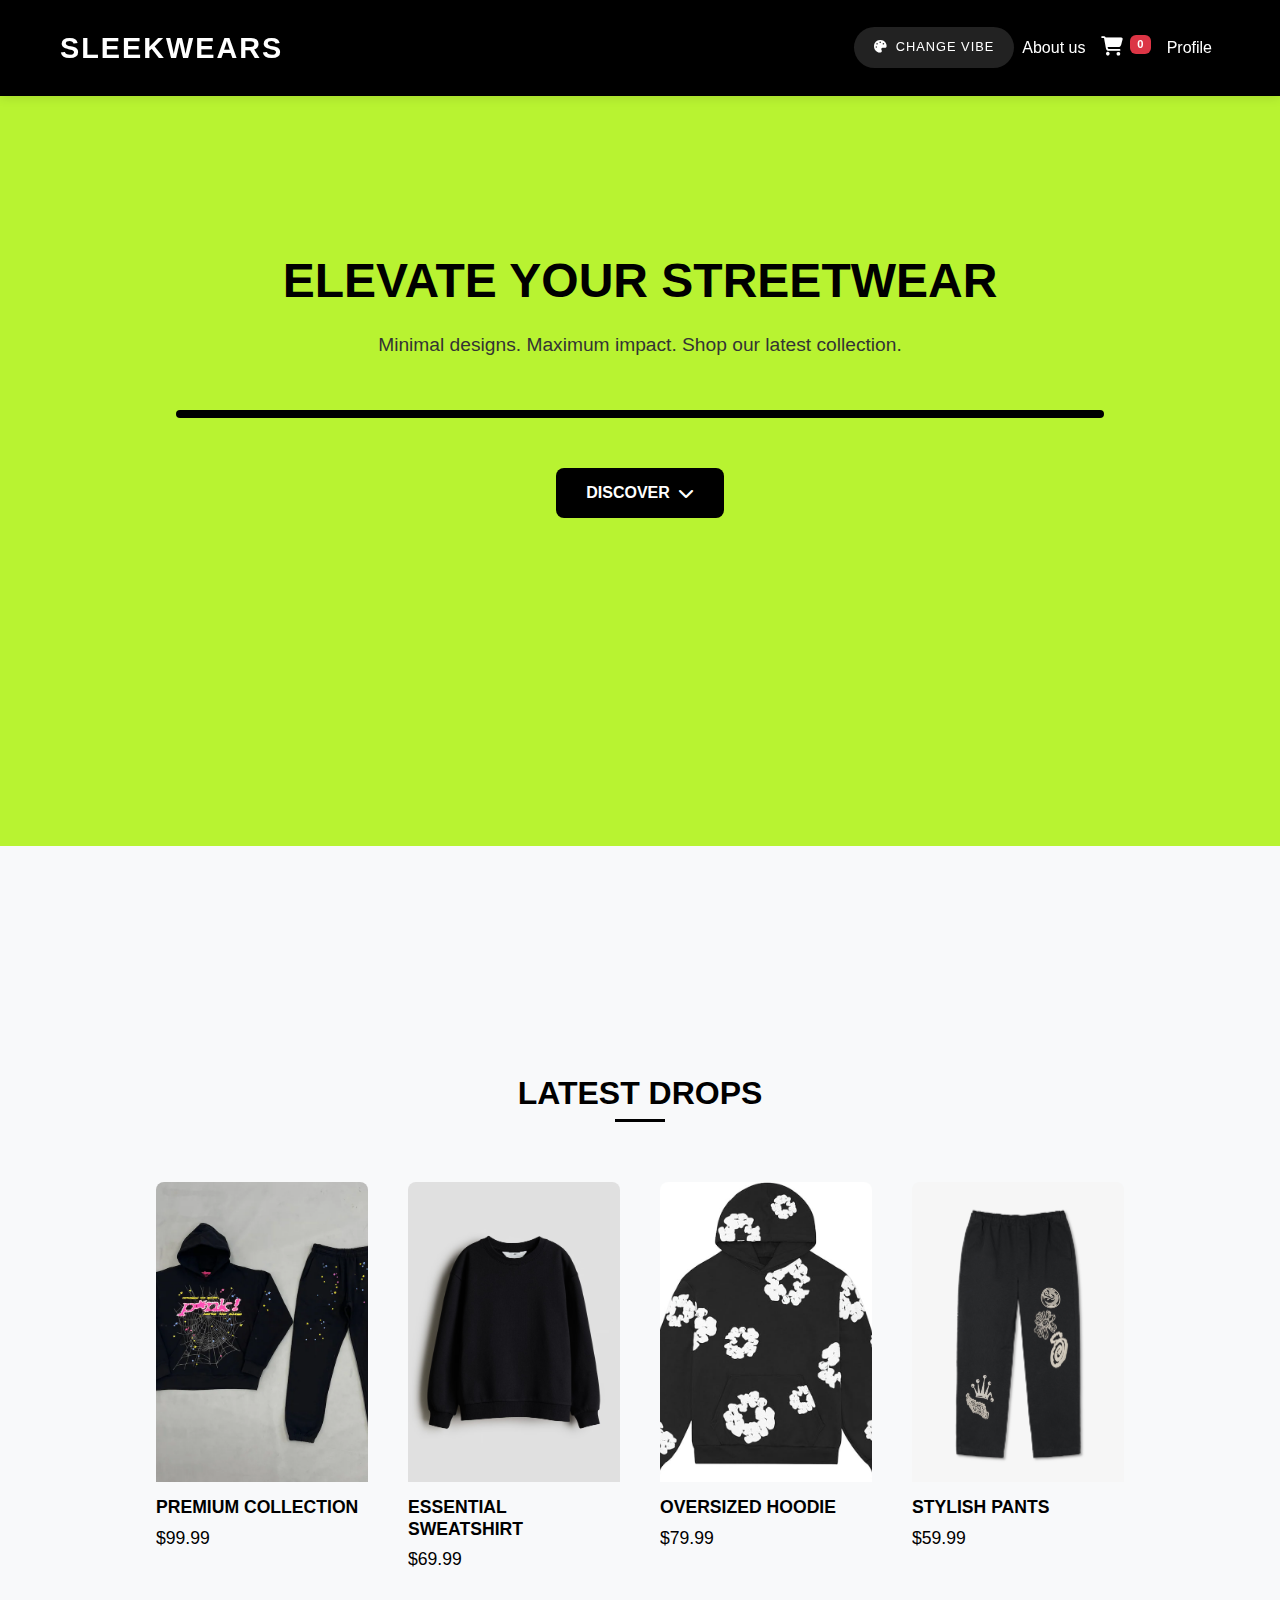
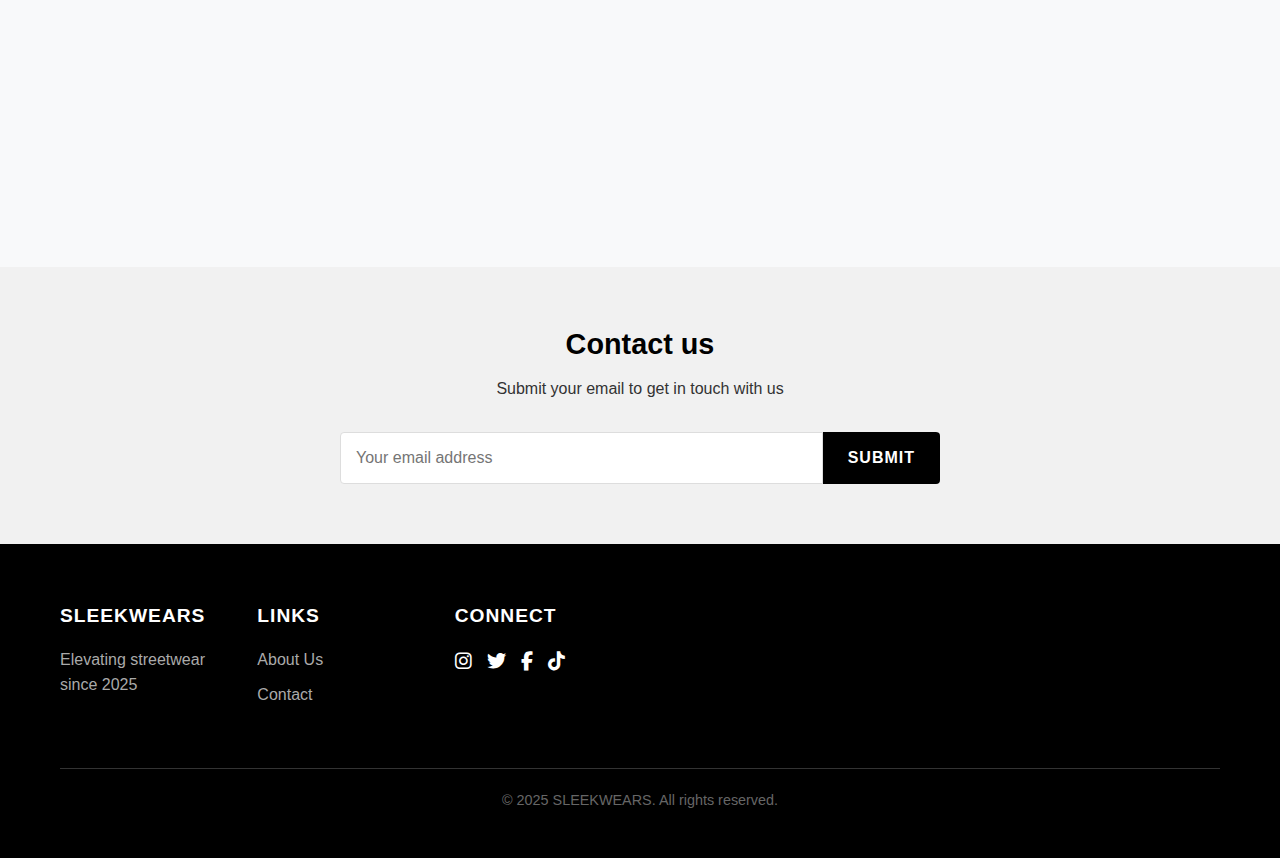
<file: index.html>
<!DOCTYPE html>
<html lang="en">
<head>
    <meta charset="UTF-8">
    <meta name="viewport" content="width=device-width, initial-scale=1.0">
    <title>SleekWears - Streetwear Collection</title>
    <link href="https://cdn.jsdelivr.net/npm/bootstrap@5.3.0/dist/css/bootstrap.min.css" rel="stylesheet">
    <link rel="stylesheet" href="https://cdnjs.cloudflare.com/ajax/libs/font-awesome/6.4.0/css/all.min.css">
    <link rel="stylesheet" href="css/style.css">
</head>
<body>
    <!-- Navbar -->
    <nav class="navbar navbar-expand-lg">
        <div class="container">
            <a class="navbar-brand" href="#">SLEEKWEARS</a>
            <button class="navbar-toggler" type="button" data-bs-toggle="collapse" data-bs-target="#navbarNav">
                <i class="fas fa-bars"></i>
            </button>
            <div class="collapse navbar-collapse" id="navbarNav">
                <ul class="navbar-nav ms-auto">
                    <li class="nav-item">
                        <button id="colorChanger" class="color-change-btn">
                            <i class="fas fa-palette"></i> Change Vibe
                        </button>
                    </li>
                    <li class="nav-item">
                        <a class="nav-link" href="html/aboutus.html">About us</a>
                    </li>
                    <li class="nav-item">
                        <a class="nav-link" href="html/cart.html"><i class="fas fa-shopping-cart"></i> <span id="cart-count" class="badge bg-danger">0</span></a>
                    </li>
                    <li class="nav-item">
                        <a class="nav-link" href="html/login.html">Profile</a>
                    </li>
                </ul>
            </div>
        </div>
    </nav>

    <!-- Header Section -->
    <header class="header-container">
        <div class="container">
            <div class="header-top">
                <h1>ELEVATE YOUR STREETWEAR</h1>
                <p>Minimal designs. Maximum impact. Shop our latest collection.</p>
            </div>
            <div class="header-border"></div>
            <div class="header-bottom">
                <a href="#latest-drops" class="vibe-btn three-d-btn">
                    DISCOVER <i class="fas fa-chevron-down"></i>
                </a>
            </div>
        </div>
    </header>

    <!-- Latest Drops Section -->
    <section id="latest-drops" class="latest-drops">
        <div class="container">
            <h2>LATEST DROPS</h2>
            <div class="row">
                <div class="col-lg-3 col-md-6 col-sm-6 product">
                    <div class="product-inner">
                        <img src="pics/all.png" alt="All Products">
                        <h5>PREMIUM COLLECTION</h5>
                        <p>$99.99</p>
                        <div class="product-overlay">
                            <button class="btn btn-dark">View Details</button>
                        </div>
                    </div>
                </div>
                <div class="col-lg-3 col-md-6 col-sm-6 product">
                    <div class="product-inner">
                        <img src="pics/sweatshirt.png" alt="Sweatshirt">
                        <h5>ESSENTIAL SWEATSHIRT</h5>
                        <p>$69.99</p>
                        <div class="product-overlay">
                            <button class="btn btn-dark">View Details</button>
                        </div>
                    </div>
                </div>
                <div class="col-lg-3 col-md-6 col-sm-6 product">
                    <div class="product-inner">
                        <img src="pics/hoodie.png" alt="Hoodie">
                        <h5>OVERSIZED HOODIE</h5>
                        <p>$79.99</p>
                        <div class="product-overlay">
                            <button class="btn btn-dark">View Details</button>
                        </div>
                    </div>
                </div>
                <div class="col-lg-3 col-md-6 col-sm-6 product">
                    <div class="product-inner">
                        <img src="pics/pant.png" alt="Stylish Pants">
                        <h5>STYLISH PANTS</h5>
                        <p>$59.99</p>
                        <div class="product-overlay">
                            <button class="btn btn-dark">View Details</button>
                        </div>
                    </div>
                </div>
            </div>
        </div>
    </section>
    

    <!-- Newsletter Section -->
    <section class="newsletter">
        <div class="container text-center">
            <h3>Contact us</h3>
            <p>Submit your email to get in touch with us</p>
            <form class="newsletter-form">
                <input type="email" placeholder="Your email address">
                <button type="submit" class="btn">SUBMIT</button>
            </form>
        </div>
    </section>

    <!-- Footer -->
    <footer class="site-footer">
        <div class="container">
            <div class="row">
                <div class="col-lg-6">
                    <div class="row">
                        <div class="col-md-4 mb-4 mb-md-0">
                            <h4 class="footer-heading">SLEEKWEARS</h4>
                            <p class="footer-text">Elevating streetwear since 2025</p>
                        </div>
                        <div class="col-md-4 mb-4 mb-md-0">
                            <h4 class="footer-heading">LINKS</h4>
                            <ul class="footer-links">
                                <li><a href="html/aboutus.html">About Us</a></li>
                                <li><a href="html/contact-us.html">Contact</a></li>
                            </ul>
                        </div>
                        <div class="col-md-4">
                            <h4 class="footer-heading">CONNECT</h4>
                            <div class="social-icons">
                                <a href="#"><i class="fab fa-instagram"></i></a>
                                <a href="#"><i class="fab fa-twitter"></i></a>
                                <a href="#"><i class="fab fa-facebook-f"></i></a>
                                <a href="#"><i class="fab fa-tiktok"></i></a>
                            </div>
                        </div>
                    </div>
                </div>
            </div>
            <div class="row mt-4">
                <div class="col-12 text-center">
                    <p class="copyright">&copy; 2025 SLEEKWEARS. All rights reserved.</p>
                </div>
            </div>
        </div>
    </footer>

    <script src="https://cdn.jsdelivr.net/npm/bootstrap@5.3.0/dist/js/bootstrap.bundle.min.js"></script>
    <script src="js/script.js"></script>
</body>
</html>
</file>
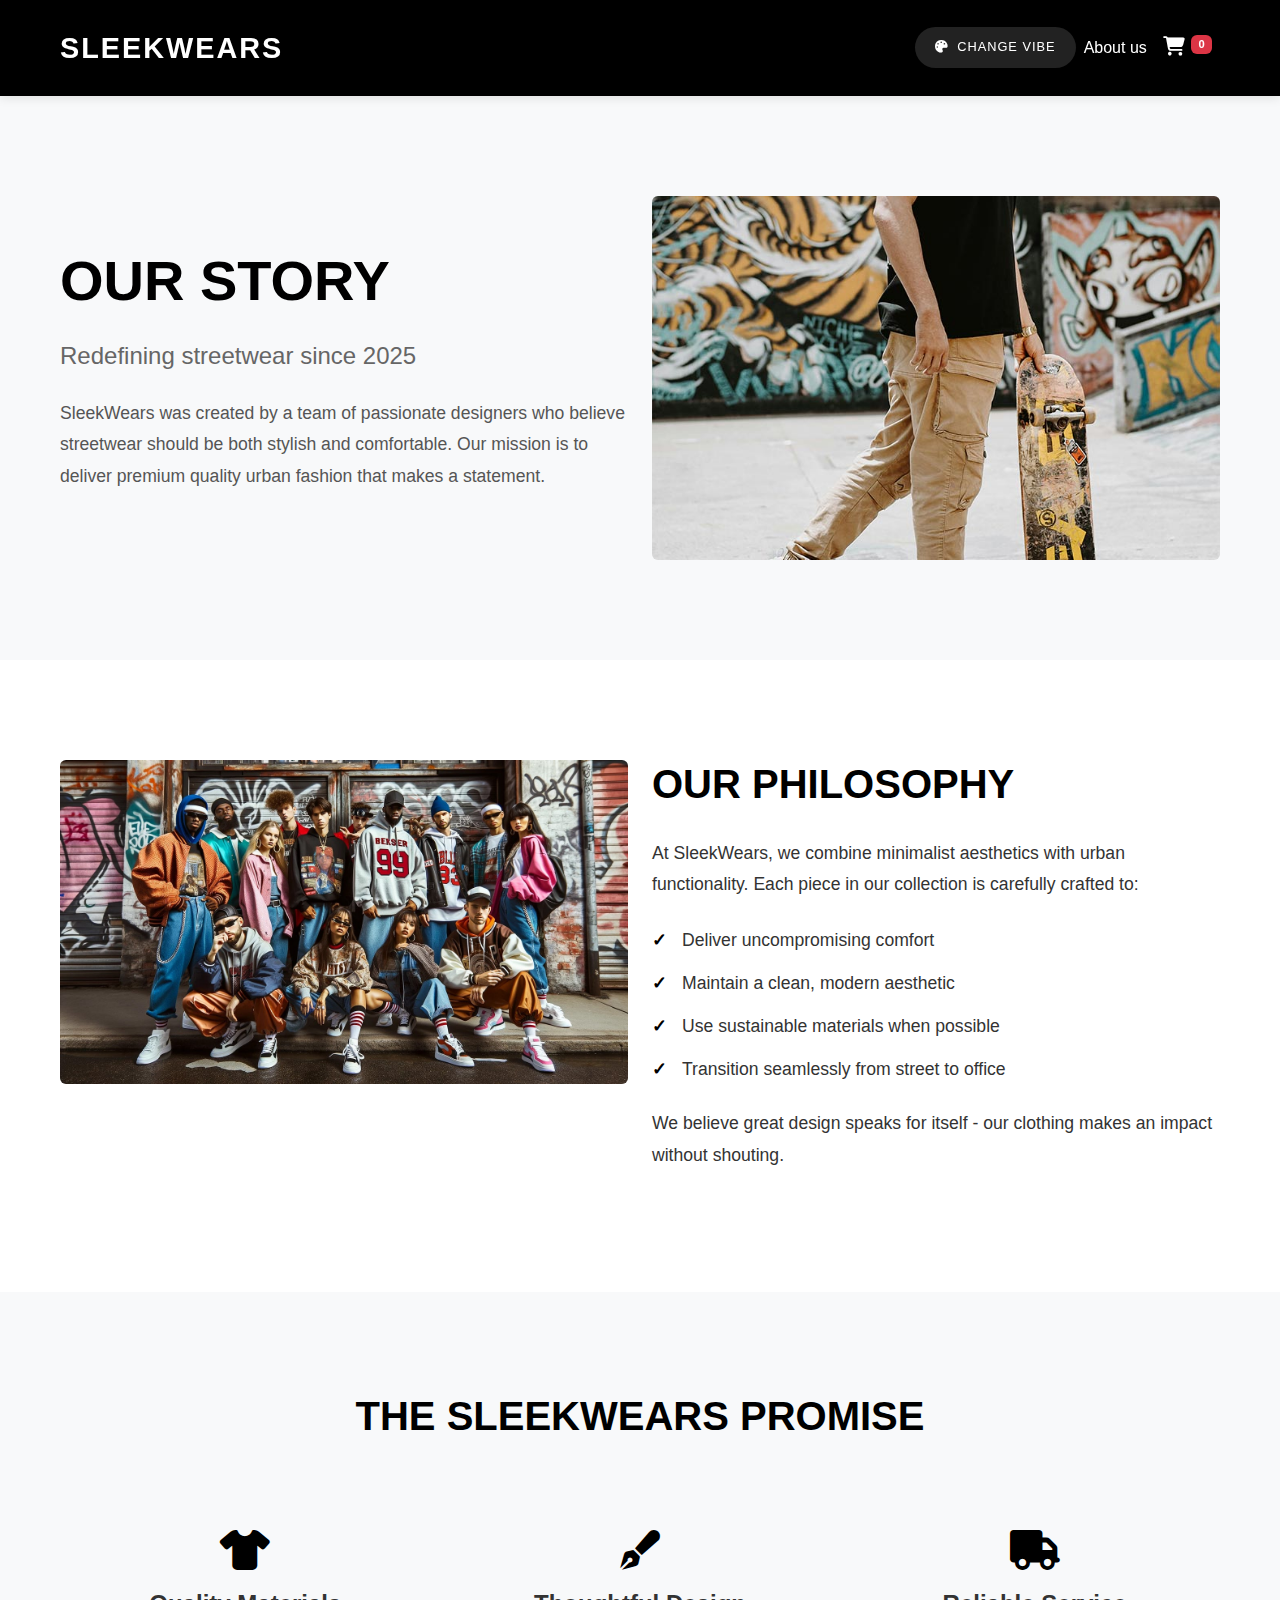
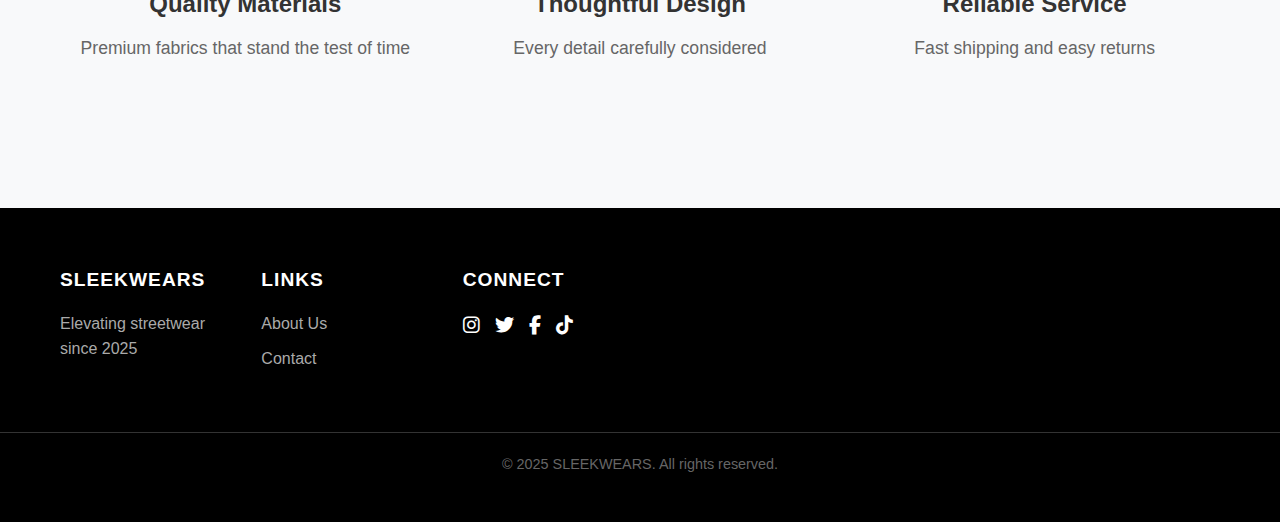
<file: html/aboutus.html>
<!DOCTYPE html>
<html lang="en">
<head>
    <meta charset="UTF-8">
    <meta name="viewport" content="width=device-width, initial-scale=1.0">
    <title>About SleekWears</title>
    <link href="https://cdn.jsdelivr.net/npm/bootstrap@5.3.0/dist/css/bootstrap.min.css" rel="stylesheet">
    <link rel="stylesheet" href="https://cdnjs.cloudflare.com/ajax/libs/font-awesome/6.4.0/css/all.min.css">
    <link rel="stylesheet" href="../css/style.css">
</head>
<body>
    <!-- Navbar -->
    <nav class="navbar navbar-expand-lg">
        <div class="container">
            <a class="navbar-brand" href="../index.html">SLEEKWEARS</a>
            <button class="navbar-toggler" type="button" data-bs-toggle="collapse" data-bs-target="#navbarNav">
                <i class="fas fa-bars"></i>
            </button>
            <div class="collapse navbar-collapse" id="navbarNav">
                <ul class="navbar-nav ms-auto">
                    <li class="nav-item">
                        <button id="colorChanger" class="color-change-btn">
                            <i class="fas fa-palette"></i> Change Vibe
                        </button>
                    </li>
                    <li class="nav-item">
                        <a class="nav-link" href="aboutus.html">About us</a>
                    </li>
                    <li class="nav-item">
                        <a class="nav-link" href="cart.html"><i class="fas fa-shopping-cart"></i> <span id="cart-count" class="badge bg-danger">0</span></a>
                    </li>
                </ul>
            </div>
        </div>
    </nav>

    <!-- Rest of your aboutus.html content remains exactly the same -->
    <!-- About Hero Section -->
    <section class="about-hero">
        <div class="container">
            <div class="row align-items-center">
                <div class="col-lg-6">
                    <h1>OUR STORY</h1>
                    <p class="lead">Redefining streetwear since 2025</p>
                    <p>SleekWears was created by a team of passionate designers who believe streetwear should be both stylish and comfortable. Our mission is to deliver premium quality urban fashion that makes a statement.</p>
                </div>
                <div class="col-lg-6">
                    <img src="../pics/imgone.jpeg" alt="SleekWears Collection" class="img-fluid rounded">
                </div>
            </div>
        </div>
    </section>

    <!-- Brand Philosophy -->
    <section class="brand-philosophy">
        <div class="container">
            <div class="row">
                <div class="col-lg-6">
                    <img src="../pics/img2.jpg" alt="SleekWears Design Process" class="img-fluid rounded">
                </div>
                <div class="col-lg-6">
                    <h2>OUR PHILOSOPHY</h2>
                    <p>At SleekWears, we combine minimalist aesthetics with urban functionality. Each piece in our collection is carefully crafted to:</p>
                    <ul class="philosophy-list">
                        <li>Deliver uncompromising comfort</li>
                        <li>Maintain a clean, modern aesthetic</li>
                        <li>Use sustainable materials when possible</li>
                        <li>Transition seamlessly from street to office</li>
                    </ul>
                    <p>We believe great design speaks for itself - our clothing makes an impact without shouting.</p>
                </div>
            </div>
        </div>
    </section>

    <!-- Brand Promise -->
    <section class="brand-promise">
        <div class="container text-center">
            <h2>THE SLEEKWEARS PROMISE</h2>
            <div class="row">
                <div class="col-md-4 promise-item">
                    <i class="fas fa-tshirt"></i>
                    <h3>Quality Materials</h3>
                    <p>Premium fabrics that stand the test of time</p>
                </div>
                <div class="col-md-4 promise-item">
                    <i class="fas fa-pen-fancy"></i>
                    <h3>Thoughtful Design</h3>
                    <p>Every detail carefully considered</p>
                </div>
                <div class="col-md-4 promise-item">
                    <i class="fas fa-truck"></i>
                    <h3>Reliable Service</h3>
                    <p>Fast shipping and easy returns</p>
                </div>
            </div>
        </div>
    </section>

    <!-- Footer -->
    <footer class="site-footer">
        <div class="container">
            <div class="row">
                <div class="col-lg-6 mb-5 mb-lg-0">
                    
                    </div>
                </div>
                <div class="col-lg-6">
                    <div class="row">
                        <div class="col-md-4 mb-4 mb-md-0">
                            <h4 class="footer-heading">SLEEKWEARS</h4>
                            <p class="footer-text">Elevating streetwear since 2025</p>
                        </div>
                        <div class="col-md-4 mb-4 mb-md-0">
                            <h4 class="footer-heading">LINKS</h4>
                            <ul class="footer-links">
                                <li><a href="#">About Us</a></li>
                                <li><a href="contact-us.html">Contact</a></li>
                               
                            </ul>
                        </div>
                        <div class="col-md-4">
                            <h4 class="footer-heading">CONNECT</h4>
                            <div class="social-icons">
                                <a href="#"><i class="fab fa-instagram"></i></a>
                                <a href="#"><i class="fab fa-twitter"></i></a>
                                <a href="#"><i class="fab fa-facebook-f"></i></a>
                                <a href="#"><i class="fab fa-tiktok"></i></a>
                            </div>
                        </div>
                    </div>
                </div>
            </div>
            <div class="row mt-4">
                <div class="col-12 text-center">
                    <p class="copyright">&copy; 2025 SLEEKWEARS. All rights reserved.</p>
                </div>
            </div>
        </div>
    </footer>

    <script src="https://cdn.jsdelivr.net/npm/bootstrap@5.3.0/dist/js/bootstrap.bundle.min.js"></script>
    <script src="../js/script.js"></script>
</body>
</html>
</file>
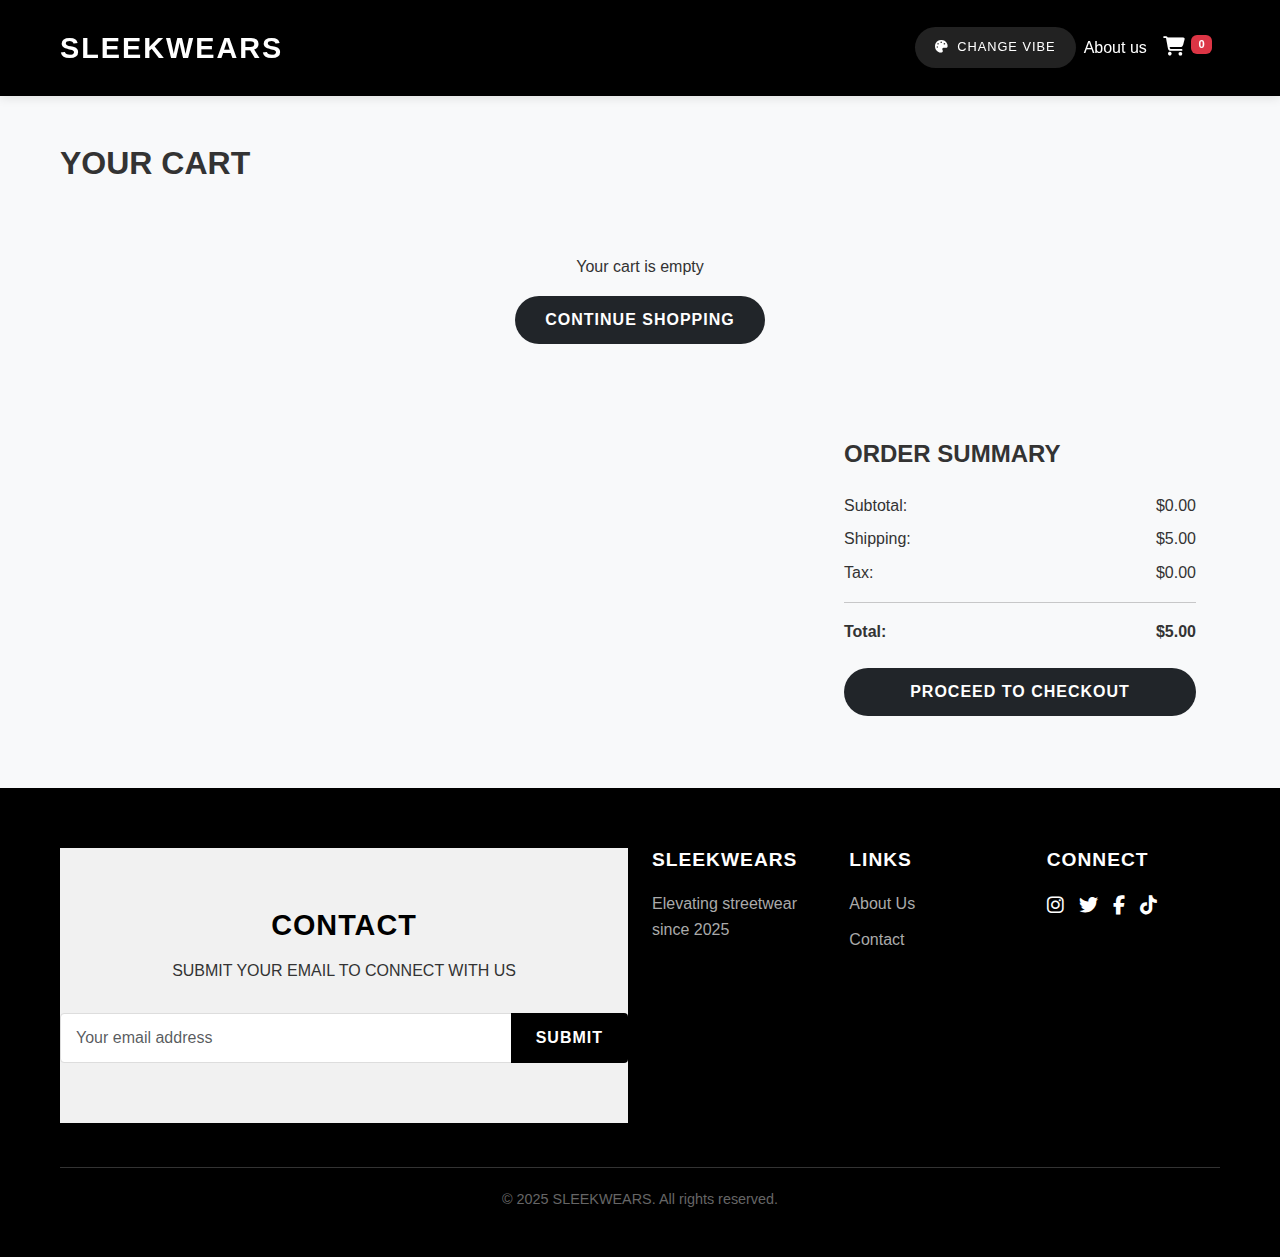
<file: html/cart.html>
<!DOCTYPE html>
<html lang="en">
<head>
    <meta charset="UTF-8">
    <meta name="viewport" content="width=device-width, initial-scale=1.0">
    <title>Your Cart | SleekWears</title>
    <link href="https://cdn.jsdelivr.net/npm/bootstrap@5.3.0/dist/css/bootstrap.min.css" rel="stylesheet">
    <link rel="stylesheet" href="https://cdnjs.cloudflare.com/ajax/libs/font-awesome/6.4.0/css/all.min.css">
    <link rel="stylesheet" href="../css/style.css">
</head>
<body>
    <!-- Navbar -->
    <nav class="navbar navbar-expand-lg">
        <div class="container">
            <a class="navbar-brand" href="../index.html">SLEEKWEARS</a>
            <button class="navbar-toggler" type="button" data-bs-toggle="collapse" data-bs-target="#navbarNav">
                <i class="fas fa-bars"></i>
            </button>
            <div class="collapse navbar-collapse" id="navbarNav">
                <ul class="navbar-nav ms-auto">
                    <li class="nav-item">
                        <button id="colorChanger" class="color-change-btn">
                            <i class="fas fa-palette"></i> Change Vibe
                        </button>
                    </li>
                    <li class="nav-item">
                        <a class="nav-link" href="aboutus.html">About us</a>
                    </li>
                    <li class="nav-item">
                        <a class="nav-link" href="cart.html"><i class="fas fa-shopping-cart"></i> <span id="cart-count" class="badge bg-danger">0</span></a>
                    </li>
                </ul>
            </div>
        </div>
    </nav>

    <!-- Cart Section -->
    <section class="cart-section py-5">
        <div class="container">
            <h2 class="mb-4">YOUR CART</h2>
            <div id="cart-items" class="mb-4">
                <!-- Cart items will be inserted here by JavaScript -->
                <div class="text-center py-5">
                    <p>Your cart is empty</p>
                    <a href="../index.html" class="btn btn-dark">Continue Shopping</a>
                </div>
            </div>
            
            <div class="cart-summary bg-light p-4 rounded">
                <h4 class="mb-4">ORDER SUMMARY</h4>
                <div class="d-flex justify-content-between mb-2">
                    <span>Subtotal:</span>
                    <span id="subtotal">$0.00</span>
                </div>
                <div class="d-flex justify-content-between mb-2">
                    <span>Shipping:</span>
                    <span id="shipping">$5.00</span>
                </div>
                <div class="d-flex justify-content-between mb-3">
                    <span>Tax:</span>
                    <span id="tax">$0.00</span>
                </div>
                <hr>
                <div class="d-flex justify-content-between fw-bold">
                    <span>Total:</span>
                    <span id="total">$5.00</span>
                </div>
                <!-- Linking to checkout.html -->
                <a href="checkout.html" id="checkout-btn" class="btn btn-dark w-100 mt-4">PROCEED TO CHECKOUT</a>
            </div>
        </div>
    </section>

    <!-- Footer -->
    <footer class="site-footer">
        <div class="container">
            <div class="row">
                <div class="col-lg-6 mb-5 mb-lg-0">
                    <div class="newsletter">
                        <h3 class="footer-heading">CONTACT</h3>
                        <p class="footer-text">SUBMIT YOUR EMAIL TO CONNECT WITH US</p>
                        <form class="newsletter-form">
                            <div class="input-group">
                                <input type="email" class="form-control" placeholder="Your email address" required>
                                <button type="submit" class="btn btn-dark">SUBMIT</button>
                            </div>
                        </form>
                    </div>
                </div>
                <div class="col-lg-6">
                    <div class="row">
                        <div class="col-md-4 mb-4 mb-md-0">
                            <h4 class="footer-heading">SLEEKWEARS</h4>
                            <p class="footer-text">Elevating streetwear since 2025</p>
                        </div>
                        <div class="col-md-4 mb-4 mb-md-0">
                            <h4 class="footer-heading">LINKS</h4>
                            <ul class="footer-links">
                                <li><a href="#">About Us</a></li>
                                <li><a href="contact-us.html">Contact</a></li>
                              
                            </ul>
                        </div>
                        <div class="col-md-4">
                            <h4 class="footer-heading">CONNECT</h4>
                            <div class="social-icons">
                                <a href="#"><i class="fab fa-instagram"></i></a>
                                <a href="#"><i class="fab fa-twitter"></i></a>
                                <a href="#"><i class="fab fa-facebook-f"></i></a>
                                <a href="#"><i class="fab fa-tiktok"></i></a>
                            </div>
                        </div>
                    </div>
                </div>
            </div>
            <div class="row mt-4">
                <div class="col-12 text-center">
                    <p class="copyright">&copy; 2025 SLEEKWEARS. All rights reserved.</p>
                </div>
            </div>
        </div>
    </footer>

    <script src="https://cdn.jsdelivr.net/npm/bootstrap@5.3.0/dist/js/bootstrap.bundle.min.js"></script>
    <script src="../js/script.js"></script>
</body>
</html>
</file>
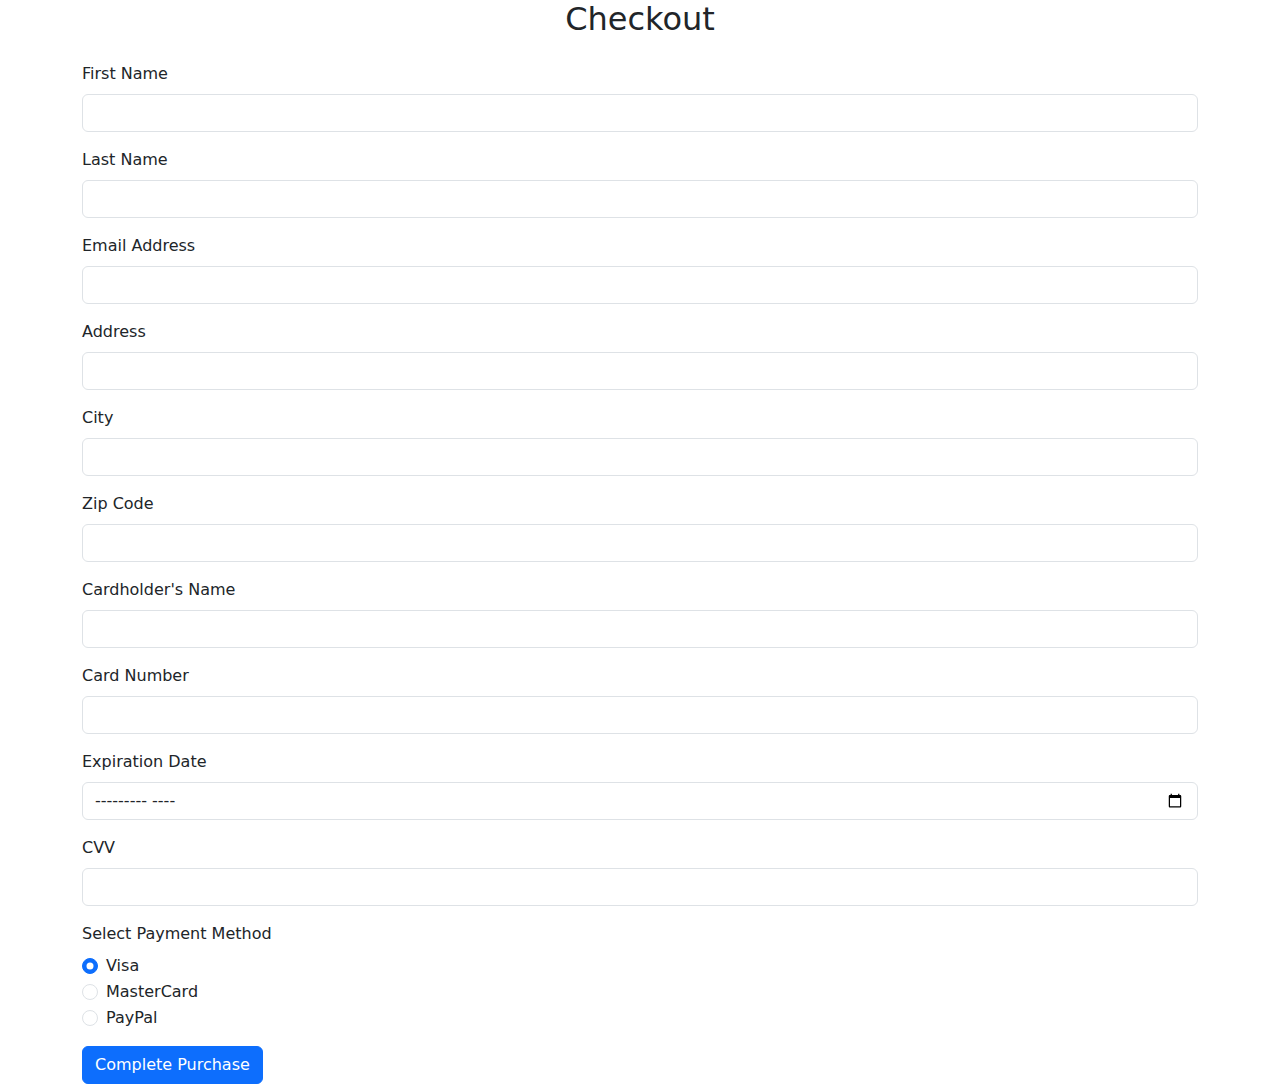
<file: html/checkout.html>
<!DOCTYPE html>
<html lang="en">
<head>
    <meta charset="UTF-8">
    <meta name="viewport" content="width=device-width, initial-scale=1.0">
    <title>Checkout - SleekWears</title>
    <link href="https://cdn.jsdelivr.net/npm/bootstrap@5.3.0/dist/css/bootstrap.min.css" rel="stylesheet">
</head>
<body>

<div class="container checkout-container">
    <h2 class="text-center mb-4">Checkout</h2>

    <!-- Checkout Form -->
    <form action="../php/submit_checkout.php" method="post">
        <!-- Personal Details -->
        <div class="mb-3">
            <label for="firstName" class="form-label">First Name</label>
            <input type="text" class="form-control" id="firstName" name="firstName" required>
        </div>
        <div class="mb-3">
            <label for="lastName" class="form-label">Last Name</label>
            <input type="text" class="form-control" id="lastName" name="lastName" required>
        </div>
        <div class="mb-3">
            <label for="email" class="form-label">Email Address</label>
            <input type="email" class="form-control" id="email" name="email" required>
        </div>

        <!-- Shipping Address -->
        <div class="mb-3">
            <label for="address" class="form-label">Address</label>
            <input type="text" class="form-control" id="address" name="address" required>
        </div>
        <div class="mb-3">
            <label for="city" class="form-label">City</label>
            <input type="text" class="form-control" id="city" name="city" required>
        </div>
        <div class="mb-3">
            <label for="zipCode" class="form-label">Zip Code</label>
            <input type="text" class="form-control" id="zipCode" name="zipCode" required>
        </div>

        <!-- Payment Details -->
        <div class="mb-3">
            <label for="cardName" class="form-label">Cardholder's Name</label>
            <input type="text" class="form-control" id="cardName" name="cardName" required>
        </div>
        <div class="mb-3">
            <label for="cardNumber" class="form-label">Card Number</label>
            <input type="text" class="form-control" id="cardNumber" name="cardNumber" required>
        </div>
        <div class="mb-3">
            <label for="expDate" class="form-label">Expiration Date</label>
            <input type="month" class="form-control" id="expDate" name="expDate" required>
        </div>
        <div class="mb-3">
            <label for="cvv" class="form-label">CVV</label>
            <input type="text" class="form-control" id="cvv" name="cvv" required>
        </div>

        <!-- Payment Method -->
        <div class="mb-3">
            <label class="form-label">Select Payment Method</label>
            <div class="form-check">
                <input type="radio" class="form-check-input" name="paymentMethod" value="Visa" checked>
                <label class="form-check-label">Visa</label>
            </div>
            <div class="form-check">
                <input type="radio" class="form-check-input" name="paymentMethod" value="MasterCard">
                <label class="form-check-label">MasterCard</label>
            </div>
            <div class="form-check">
                <input type="radio" class="form-check-input" name="paymentMethod" value="PayPal">
                <label class="form-check-label">PayPal</label>
            </div>
        </div>

        <!-- Submit Button -->
        <button type="submit" class="btn btn-primary">Complete Purchase</button>
    </form>
</div>

<script src="https://cdn.jsdelivr.net/npm/bootstrap@5.3.0/dist/js/bootstrap.bundle.min.js"></script>
</body>
</html>
</file>
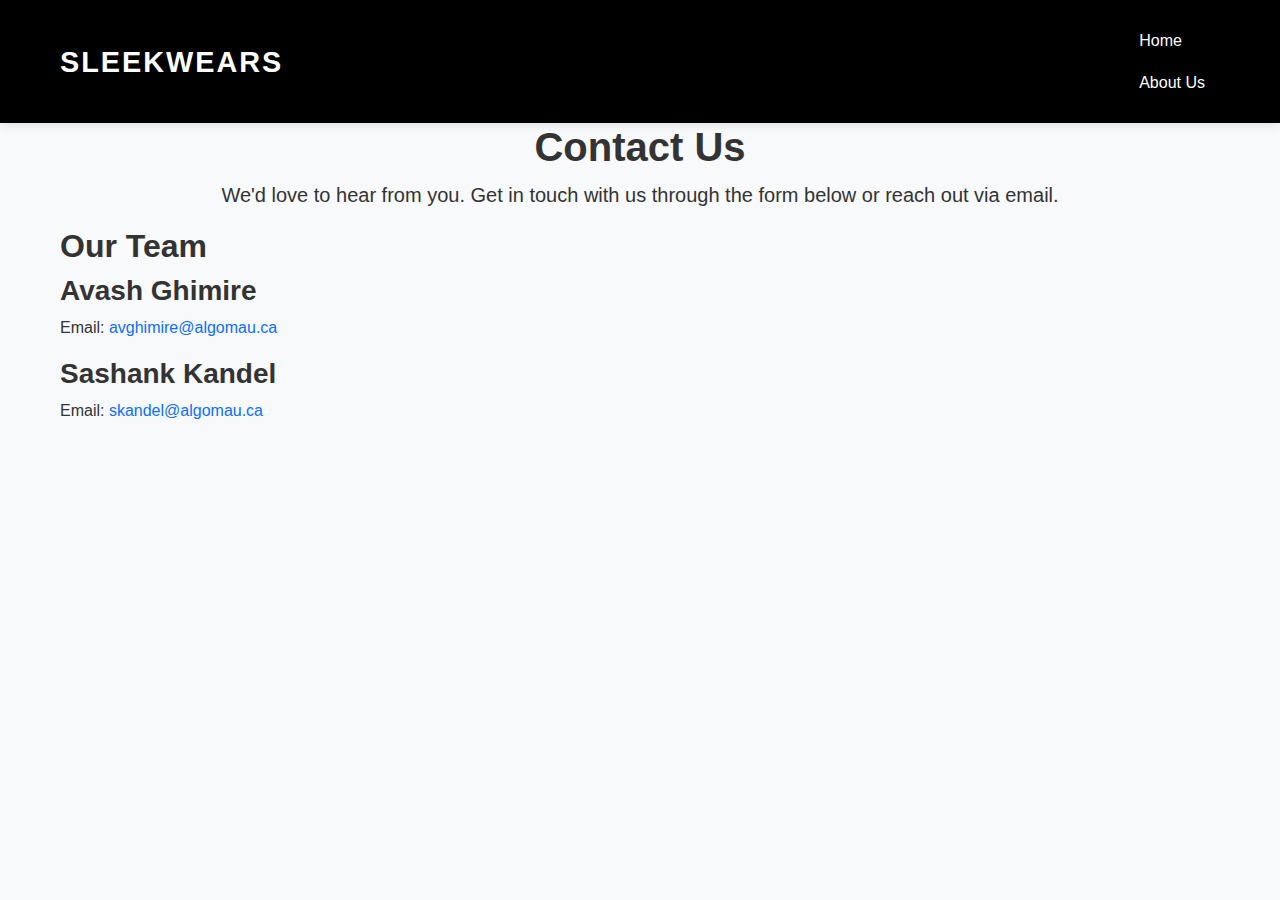
<file: html/contact-us.html>
<!DOCTYPE html>
<html lang="en">
<head>
    <meta charset="UTF-8">
    <meta name="viewport" content="width=device-width, initial-scale=1.0">
    <title>Contact Us</title>
    <link href="https://cdn.jsdelivr.net/npm/bootstrap@5.3.0/dist/css/bootstrap.min.css" rel="stylesheet">
    <link rel="stylesheet" href="https://cdnjs.cloudflare.com/ajax/libs/font-awesome/6.4.0/css/all.min.css">
    <link rel="stylesheet" href="../css/style.css">
</head>
<body>
    <!-- Navbar -->
    <nav class="navbar">
        <div class="container">
            <a class="navbar-brand" href="#">SleekWears</a>
            <div class="navbar-nav">
                <a class="nav-link" href="../index.html">Home</a>
                <a class="nav-link" href="aboutus.html">About Us</a>
              
            </div>
        </div>
    </nav>

    <!-- Contact Us Hero Section -->
    <section class="contact-hero">
        <div class="container text-center">
            <h1>Contact Us</h1>
            <p class="lead">We'd love to hear from you. Get in touch with us through the form below or reach out via email.</p>
        </div>
    </section>

    <!-- Contact Information -->
    <section class="contact-info">
        <div class="container">
            <h2>Our Team</h2>
            <div class="team-member">
                <h3>Avash Ghimire</h3>
                <p>Email: <a href="mailto:avghimire@algomau.ca">avghimire@algomau.ca</a></p>
            </div>
            <div class="team-member">
                <h3>Sashank Kandel</h3>
                <p>Email: <a href="mailto:skandel@algomau.ca">skandel@algomau.ca</a></p>
            </div>
        </div>
    </section>

    
    <script src="https://cdn.jsdelivr.net/npm/bootstrap@5.3.0/dist/js/bootstrap.bundle.min.js"></script>
    <script src="../js/script.js"></script>
</body>
</html>
</file>
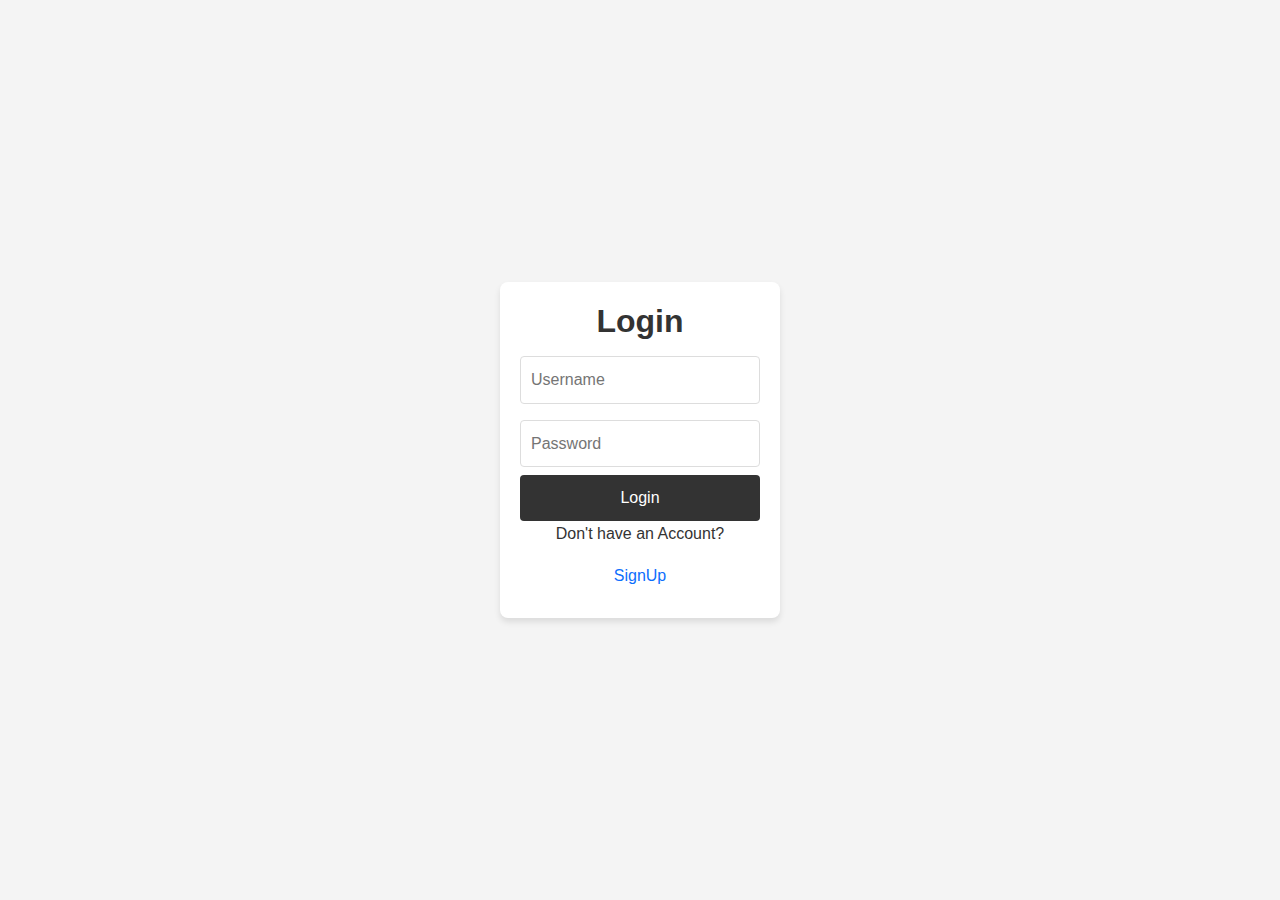
<file: html/login.html>
<!DOCTYPE html>
<html lang="en">
<head>
    <meta charset="UTF-8">
    <meta name="viewport" content="width=device-width, initial-scale=1.0">
    <title>Minimal Login</title>
    <link href="https://cdn.jsdelivr.net/npm/bootstrap@5.3.0/dist/css/bootstrap.min.css" rel="stylesheet">
    <link rel="stylesheet" href="https://cdnjs.cloudflare.com/ajax/libs/font-awesome/6.4.0/css/all.min.css">
    <link rel="stylesheet" href="../css/style.css">
    <style>
        body {
            font-family: sans-serif;
            display: flex;
            justify-content: center;
            align-items: center;
            height: 100vh;
            margin: 0;
            background: #f4f4f4;
        }
        .login-box {
            width: 280px;
            padding: 20px;
            background: white;
            border-radius: 8px;
            box-shadow: 0 4px 6px rgba(0, 0, 0, 0.1);
            text-align: center;
        }
        input[type="text"], input[type="password"] {
            width: 100%;
            padding: 10px;
            margin: 8px 0;
            border: 1px solid #ddd;
            border-radius: 4px;
            outline: none;
        }
        button {
            width: 100%;
            padding: 10px;
            background: #333;
            color: white;
            border: none;
            border-radius: 4px;
            cursor: pointer;
            transition: background 0.3s;
        }
        button:hover {
            background: #555;
        }
        .message {
            margin-top: 10px;
            color: green;
        }
    </style>
</head>
<body>
    <div class="login-box">
        <h2>Login</h2>
        <input type="text" id="username" placeholder="Username" required>
        <input type="password" id="password" placeholder="Password" required>
        <button onclick="login()">Login</button>
        <p>Don't have an Account?</p>
        <a href="signup.html">SignUp</a>
        <div id="message" class="message"></div>
    </div>
    <script>
        function login() {
            const username = document.getElementById("username").value;
            const password = document.getElementById("password").value;
            const message = document.getElementById("message");

            if (username === "admin" && password === "2956") {
                message.textContent = "Login successful!";
                message.style.color = "green";
                // Redirect to index page after a successful login
                setTimeout(function() {
                    window.location.href = "../index.html";
                }, 1000); // Redirect after 1 second for better UX
            } else {
                message.textContent = "Invalid credentials.";
                message.style.color = "red";
            }
        }
    </script>

    <script src="https://cdn.jsdelivr.net/npm/bootstrap@5.3.0/dist/js/bootstrap.bundle.min.js"></script>
    <script src="../js/script.js"></script>
</body>
</html>
</file>
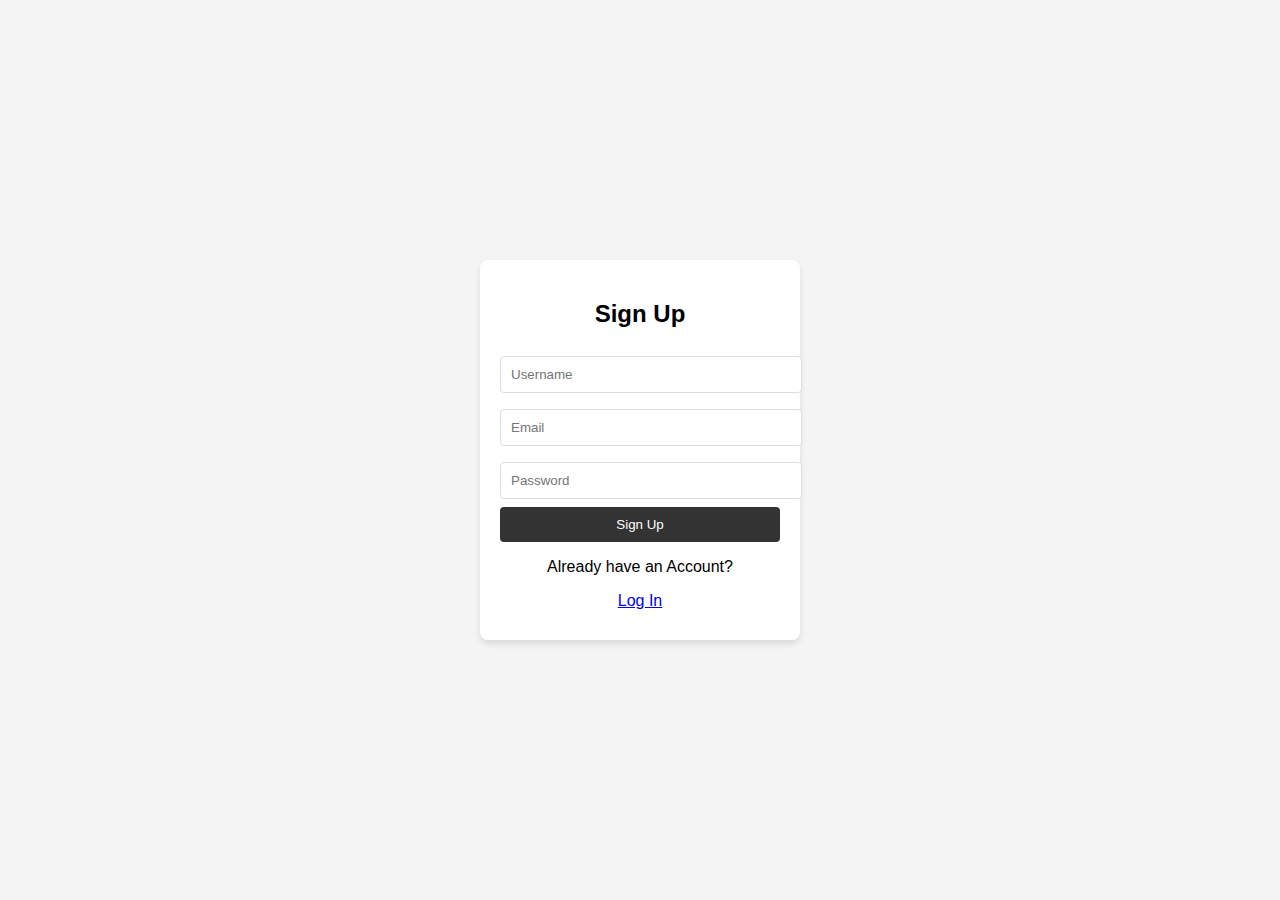
<file: html/signup.html>
<!DOCTYPE html>
<html lang="en">
<head>
    <meta charset="UTF-8">
    <meta name="viewport" content="width=device-width, initial-scale=1.0">
    <title>Minimal Signup</title>
    <style>
        body {
            font-family: sans-serif;
            display: flex;
            justify-content: center;
            align-items: center;
            height: 100vh;
            margin: 0;
            background: #f4f4f4;
        }
        .signup-box {
            width: 280px;
            padding: 20px;
            background: white;
            border-radius: 8px;
            box-shadow: 0 4px 6px rgba(0, 0, 0, 0.1);
            text-align: center;
        }
        input[type="text"], input[type="password"], input[type="email"] {
            width: 100%;
            padding: 10px;
            margin: 8px 0;
            border: 1px solid #ddd;
            border-radius: 4px;
            outline: none;
        }
        button {
            width: 100%;
            padding: 10px;
            background: #333;
            color: white;
            border: none;
            border-radius: 4px;
            cursor: pointer;
            transition: background 0.3s;
        }
        button:hover {
            background: #555;
        }
        .message {
            margin-top: 10px;
            color: green;
        }
    </style>
</head>
<body>
    <div class="signup-box">
        <h2>Sign Up</h2>
        <input type="text" id="username" placeholder="Username" required>
        <input type="email" id="email" placeholder="Email" required>
        <input type="password" id="password" placeholder="Password" required>
        <button onclick="signup()">Sign Up</button>
        <p>Already have an Account?</p>
        <a href="login.html">Log In</a>
        <div id="message" class="message"></div>
    </div>
    <script>
        function signup() {
            const username = document.getElementById("username").value;
            const email = document.getElementById("email").value;
            const password = document.getElementById("password").value;
            const message = document.getElementById("message");

            if (username && email && password) {
                message.textContent = "Signup successful!";
                message.style.color = "green";
            } else {
                message.textContent = "Please fill in all fields.";
                message.style.color = "red";
            }
        }
    </script>
</body>
</html>
</file>
<file: css/style.css>
/* ====== Global Styles ====== */
:root {
  --primary: #000000;
  --secondary: #ffffff;
  --accent: #007bff;
  --text: #333333;
  --light-text: #aaaaaa;
  --bg: #f8f9fa;
  --footer-bg: #000000;
  --theme-primary: #000000;
  --theme-secondary: #ffffff;
  --theme-text: #333333;
  --theme-light-text: #aaaaaa;
  --theme-bg: #f8f9fa;
  --theme-footer-bg: #000000;
 
  }


* {
  margin: 0;
  padding: 0;
  box-sizing: border-box;
}

body {
  font-family: 'Segoe UI', Tahoma, Geneva, Verdana, sans-serif;
  background-color: var(--bg);
  color: var(--text);
  line-height: 1.6;
}

.container {
  width: 100%;
  max-width: 1200px;
  padding: 0 20px;
  margin: 0 auto;
}

/* ====== Typography ====== */
h1, h2, h3, h4, h5, h6 {
  font-weight: 700;
  line-height: 1.2;
}

a {
  text-decoration: none;
  transition: all 0.3s ease;
}

.btn {
  display: inline-block;
  padding: 12px 30px;
  border-radius: 30px;
  font-weight: 600;
  text-transform: uppercase;
  letter-spacing: 1px;
  transition: all 0.3s ease;
  border: none;
  cursor: pointer;
}

/* ====== Navbar ====== */
.navbar {
  background-color: var(--theme-primary) !important;
  padding: 20px 0;
  box-shadow: 0 2px 10px rgba(0, 0, 0, 0.1);
  position: sticky;
  top: 0;
  z-index: 1000;
  transition: background-color 0.5s ease;
}

.navbar-brand {
  font-size: 1.8rem;
  font-weight: 700;
  letter-spacing: 2px;
  color: var(--theme-secondary) !important;
  text-transform: uppercase;
}

.navbar-nav .nav-link {
  color: var(--theme-secondary);
  padding: 8px 15px;
  font-weight: 500;
  transition: color 0s !important;
}

.navbar-nav .nav-link:hover {
  color: var(--theme-light-text);
}

.navbar-toggler {
  color: var(--theme-secondary);
  border: none;
  font-size: 1.5rem;
}

/* Shopping Cart Icon */
.nav-link .fa-shopping-cart {
  font-size: 1.2rem;
  transition: transform 0.3s ease;
}

.nav-link:hover .fa-shopping-cart {
  transform: scale(1.2);
}

/* Cart Count Badge */
#cart-count {
  font-size: 0.7rem;
  vertical-align: top;
  margin-left: 2px;
}

/* ====== Header Section ====== */
.header-container {
  text-align: center;
  
  padding: 40px 0;
  height: 750px;
  background-color: #b8f331;
}

.header-container h1 {
  margin-top: 10%;
  font-size: 3rem;
  margin-bottom: 20px;
  color: var(--primary);
  text-transform: uppercase;
}

.header-container p {
  font-size: 1.2rem;
  color: var(--text);
  margin-bottom: 30px;
  max-width: 600px;
  margin-left: auto;
  margin-right: auto;
}

.header-container .btn {
  background-color: var(--primary);
  color: var(--secondary);
}

.header-container .btn:hover {
  background-color: #333;
  transform: translateY(-2px);
  box-shadow: 0 5px 15px rgba(0, 0, 0, 0.2);
}

/* ====== Latest Drops Section ====== */
.latest-drops {
  margin: 100px auto;
  padding: 10%;
  
}

.latest-drops h2 {
  font-size: 2rem;
  margin-bottom: 50px;
  color: var(--primary);
  position: relative;
  display: inline-block;
  text-align: center;
  width: 100%;
}

.latest-drops h2::after {
  content: '';
  position: absolute;
  width: 50px;
  height: 3px;
  background-color: var(--primary);
  bottom: -10px;
  left: 50%;
  transform: translateX(-50%);
}

/* Product Cards */
.product {
  padding: 20px;
  margin-bottom: 30px;
  transition: all 0.3s ease;
  position: relative;
}

.product-inner {
  position: relative;
  overflow: hidden;
  border-radius: 8px;
  cursor: pointer;
}

.product img {
  width: 100%;
  height: 300px;
  object-fit: cover;
  display: block;
  transition: all 0.3s ease;
}

.product h5 {
  font-weight: 600;
  margin: 15px 0 5px;
  font-size: 1.1rem;
  color: var(--primary);
}

.product p {
  font-size: 1.1rem;
  color: var(--primary);
  font-weight: 500;
}

.product-overlay {
  position: absolute;
  top: 0;
  left: 0;
  width: 100%;
  height: 100%;
  background: rgba(0, 0, 0, 0.7);
  display: flex;
  align-items: center;
  justify-content: center;
  opacity: 0;
  transition: all 0.3s ease;
}

.product:hover .product-overlay {
  opacity: 1;
}

.product:hover {
  transform: translateY(-10px);
}

.product:hover img {
  transform: scale(1.03);
}

/* ====== Cart Page Styles ====== */
.cart-section {
  min-height: 60vh;
  padding: 80px 0;
}

.cart-item img {
  max-height: 120px;
  width: auto;
  object-fit: contain;
}

.cart-summary {
  max-width: 400px;
  margin-left: auto;
  background-color: #f8f9fa;
  padding: 20px;
  border-radius: 8px;
}

.remove-item {
  padding: 0.25rem 0.5rem;
}

#checkout-btn {
  padding: 12px;
  font-weight: 600;
  width: 100%;
  margin-top: 20px;
}

/* ====== About Page Styles ====== */
.about-hero {
  padding: 100px 0;
  background-color: #f8f9fa;
}

.about-hero h1 {
  font-size: 3.5rem;
  font-weight: 800;
  margin-bottom: 20px;
  color: #000;
}

.about-hero .lead {
  font-size: 1.5rem;
  color: #666;
  margin-bottom: 20px;
}

.about-hero p {
  font-size: 1.1rem;
  line-height: 1.8;
  color: #555;
}

.brand-philosophy {
  padding: 100px 0;
  background-color: #fff;
}

.brand-philosophy h2 {
  font-size: 2.5rem;
  margin-bottom: 30px;
  color: #000;
}

.brand-philosophy p {
  font-size: 1.1rem;
  line-height: 1.8;
  margin-bottom: 20px;
}

.philosophy-list {
  list-style: none;
  padding: 0;
  margin: 25px 0;
}

.philosophy-list li {
  position: relative;
  padding-left: 30px;
  margin-bottom: 15px;
  font-size: 1.1rem;
}

.philosophy-list li:before {
  content: "✓";
  position: absolute;
  left: 0;
  color: #000;
  font-weight: bold;
}

.brand-promise {
  padding: 100px 0;
  background-color: #f8f9fa;
}

.brand-promise h2 {
  font-size: 2.5rem;
  margin-bottom: 60px;
  color: #000;
}

.promise-item {
  padding: 30px 20px;
}

.promise-item i {
  font-size: 2.5rem;
  color: #000;
  margin-bottom: 20px;
}

.promise-item h3 {
  font-size: 1.5rem;
  margin-bottom: 15px;
}

.promise-item p {
  color: #666;
  font-size: 1.1rem;
}

/* ====== Newsletter Section ====== */
.newsletter {
  padding: 60px 0;
  background-color: #f1f1f1;
  text-align: center;
}

.newsletter h3 {
  font-size: 1.8rem;
  margin-bottom: 15px;
  color: var(--primary);
}

.newsletter p {
  color: var(--text);
  margin-bottom: 30px;
}

.newsletter-form {
  max-width: 600px;
  margin: 0 auto;
  display: flex;
}

.newsletter-form input {
  flex: 1;
  padding: 12px 15px;
  border: 1px solid #ddd;
  border-radius: 4px 0 0 4px;
  font-size: 1rem;
}

.newsletter-form button {
  padding: 0 25px;
  border-radius: 0 4px 4px 0;
  background: var(--primary);
  color: var(--secondary);
}

.newsletter-form button:hover {
  background: #333;
}

/* ====== Footer ====== */
.site-footer {
  background-color: var(--theme-footer-bg);
  color: var(--theme-secondary);
  padding: 60px 0 30px;
  transition: background-color 0.5s ease;
}

.footer-heading {
  font-size: 1.2rem;
  font-weight: 600;
  margin-bottom: 20px;
  text-transform: uppercase;
  letter-spacing: 1px;
}

.footer-text {
  color: var(--theme-light-text);
  margin-bottom: 20px;
  transition: color 0s !important;
}

.footer-links {
  list-style: none;
  padding: 0;
}

.footer-links li {
  margin-bottom: 10px;
}

.footer-links a {
  color: var(--theme-light-text);
  transition: color 0s !important;
}

.footer-links a:hover {
  color: var(--theme-secondary);
}

.social-icons {
  display: flex;
  gap: 15px;
}

.social-icons a {
  color: var(--theme-secondary);
  font-size: 1.2rem;
  transition: color 0.3s ease;
}

.social-icons a:hover {
  color: #ccc;
}

.copyright {
  color: #666;
  font-size: 0.9rem;
  border-top: 1px solid #333;
  padding-top: 20px;
  margin-top: 20px;
  text-align: center;
}

/* ====== THEME SWITCHER STYLES ====== */
.color-change-btn {
  position: relative;
  padding: 10px 20px;
  background-color: #222;
  color: white;
  border: none;
  border-radius: 30px;
  cursor: pointer;
  margin-left: 15px;
  overflow: hidden;
  transition: all 0.4s ease;
  display: flex;
  align-items: center;
  gap: 8px;
  box-shadow: 0 4px 8px rgba(0,0,0,0.2);
  font-weight: 500;
  text-transform: uppercase;
  letter-spacing: 1px;
  font-size: 0.8rem;
}

.color-change-btn:hover {
  transform: translateY(-2px);
  box-shadow: 0 6px 12px rgba(0,0,0,0.3);
  background-color: #333;
}

.color-change-btn::before {
  content: '';
  position: absolute;
  top: 0;
  left: 0;
  width: 100%;
  height: 100%;
  background: linear-gradient(45deg, 
      rgba(255,255,255,0.1) 0%, 
      rgba(255,255,255,0.3) 50%, 
      rgba(255,255,255,0.1) 100%);
  opacity: 0;
  transition: opacity 0.3s ease;
}

.color-change-btn:hover::before {
  opacity: 1;
  animation: shine 1.5s infinite;
}

@keyframes shine {
  0% { transform: translateX(-100%); }
  100% { transform: translateX(100%); }
}

/* Ensure text doesn't fade during transitions */
header, footer, 
header *, footer * {
  transition: background-color 0.5s ease, color 0s !important;
}

/* ====== Responsive Styles ====== */
@media (max-width: 992px) {
  .header-container h1 {
      font-size: 2.5rem;
  }
  
  .product {
      margin-bottom: 40px;
  }

  .cart-summary {
      max-width: 100%;
      margin-left: 0;
  }
}

@media (max-width: 768px) {
  .navbar-brand {
      font-size: 1.5rem;
  }
  
  .header-container {
      margin: 60px auto;
  }
  
  .header-container h1 {
      font-size: 2rem;
  }
  
  .header-container p {
      font-size: 1rem;
  }
  
  .latest-drops h2 {
      font-size: 1.6rem;
  }
  
  .newsletter-form {
      flex-direction: column;
  }
  
  .newsletter-form input,
  .newsletter-form button {
      width: 100%;
      border-radius: 4px;
  }
  
  .newsletter-form button {
      margin-top: 10px;
  }

  /* About Page Responsive */
  .about-hero {
      padding: 60px 0;
      text-align: center;
  }
  
  .about-hero h1 {
      font-size: 2.5rem;
  }
  
  .brand-philosophy, .brand-promise {
      padding: 60px 0;
  }
  
  .brand-philosophy .col-lg-6:first-child {
      margin-bottom: 40px;
  }
  
  .promise-item {
      margin-bottom: 30px;
  }
}

@media (max-width: 576px) {
  .header-container h1 {
      font-size: 1.8rem;
  }
  
  .product img {
      height: 250px;
  }

  .about-hero h1 {
      font-size: 2rem;
  }

  .brand-philosophy h2, 
  .brand-promise h2 {
      font-size: 2rem;
  }

  .cart-item .row > div {
      margin-bottom: 10px;
  }
  
  .color-change-btn {
      padding: 8px 12px;
      font-size: 0.7rem;
      margin-left: 10px;
  }
}
/* ====== Header Border Styles ====== */
.header-container {
  position: relative;
  padding: 40px 0 30px;
}

.header-top {
  padding-bottom: 20px;
}

.header-border {
  height: 8px;
  background: var(--theme-primary);
  margin: 0 auto 30px;
  width: 80%;
  border-radius: 4px;
  transition: background-color 0.5s ease;
}

.header-bottom {
  padding-top: 20px;
}

/* ====== 3D Button Styles ====== */
.three-d-btn {
  background-color: var(--theme-primary);
  color: var(--theme-secondary);
  padding: 12px 30px;
  border-radius: 8px;
  font-weight: 600;
  text-transform: uppercase;
  border-bottom: 4px solid rgba(0,0,0,0.2);
  transform: translateY(0);
  transition: all 0.3s ease;
  display: inline-flex;
  align-items: center;
  gap: 8px;
  text-decoration: none;
  cursor: pointer;
  border: none;
}

.three-d-btn:hover {
  transform: translateY(-3px);
  border-bottom-width: 6px;
  box-shadow: 0 5px 15px rgba(0,0,0,0.1);
}

.three-d-btn i {
  transition: transform 0.3s ease;
}

.three-d-btn:hover i {
  transform: translateY(3px);
}

/* checkout-style.css */
.checkout-container {
  padding: 50px 0;
}

.form-section {
  margin-bottom: 30px;
}

.form-heading {
  font-size: 1.5rem;
  margin-bottom: 20px;
}

.payment-methods img {
  width: 50px;
  margin-right: 15px;
}

.btn-custom {
  background-color: #000;
  color: #fff;
  width: 100%;
  padding: 15px;
  border-radius: 5px;
}

.btn-custom:hover {
  background-color: #333;
}

.card-summary {
  border: 1px solid #ddd;
  padding: 20px;
  margin-top: 20px;
}

.card-summary .total-price {
  font-size: 1.2rem;
  font-weight: bold;
}


/* Responsive adjustments */
@media (max-width: 768px) {
  .header-border {
      width: 90%;
      height: 6px;
  }
}

@media (max-width: 576px) {
  .header-border {
      width: 100%;
      height: 5px;
  }
  
  .three-d-btn {
      width: 100%;
      justify-content: center;
  }
}
</file>
